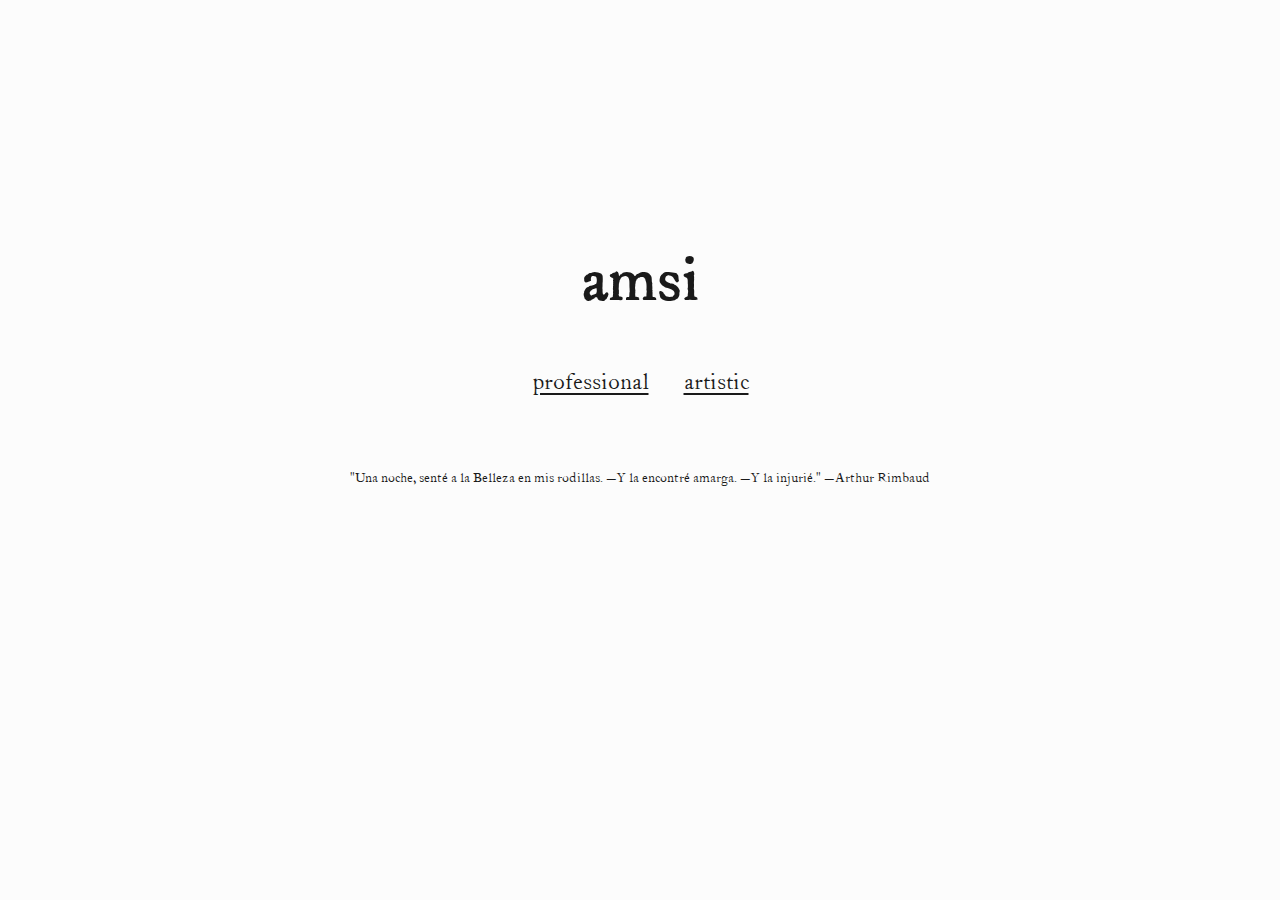
<file: index.html>
<!DOCTYPE html>
<html lang="en">

<head>
    <meta charset="UTF-8">
    <meta name="viewport" content="width=device-width, initial-scale=1.0">
    <title>amsi sánchez</title>
    <link rel="stylesheet" href="css/style.css">
</head>

<body>
    <div class="container center-content">
        <h1 class="hover-text" style="font-size: 4rem; margin-bottom: 2rem;">amsi</h1>

        <nav>
            <a href="professional/index.html" class="nav-link hover-text">professional</a>
            <a href="artistic/index.html" class="nav-link hover-text">artistic</a>
        </nav>

        <footer style="margin-top: 4rem; font-size: 0.9rem;">
            <p class="hover-text">"Una noche, senté a la Belleza en mis rodillas. —Y la encontré amarga. —Y la injurié."
            </p>
            <p class="hover-text">—Arthur Rimbaud</p>
        </footer>
    </div>

    <script src="js/main.js"></script>
</body>

</html>
</file>
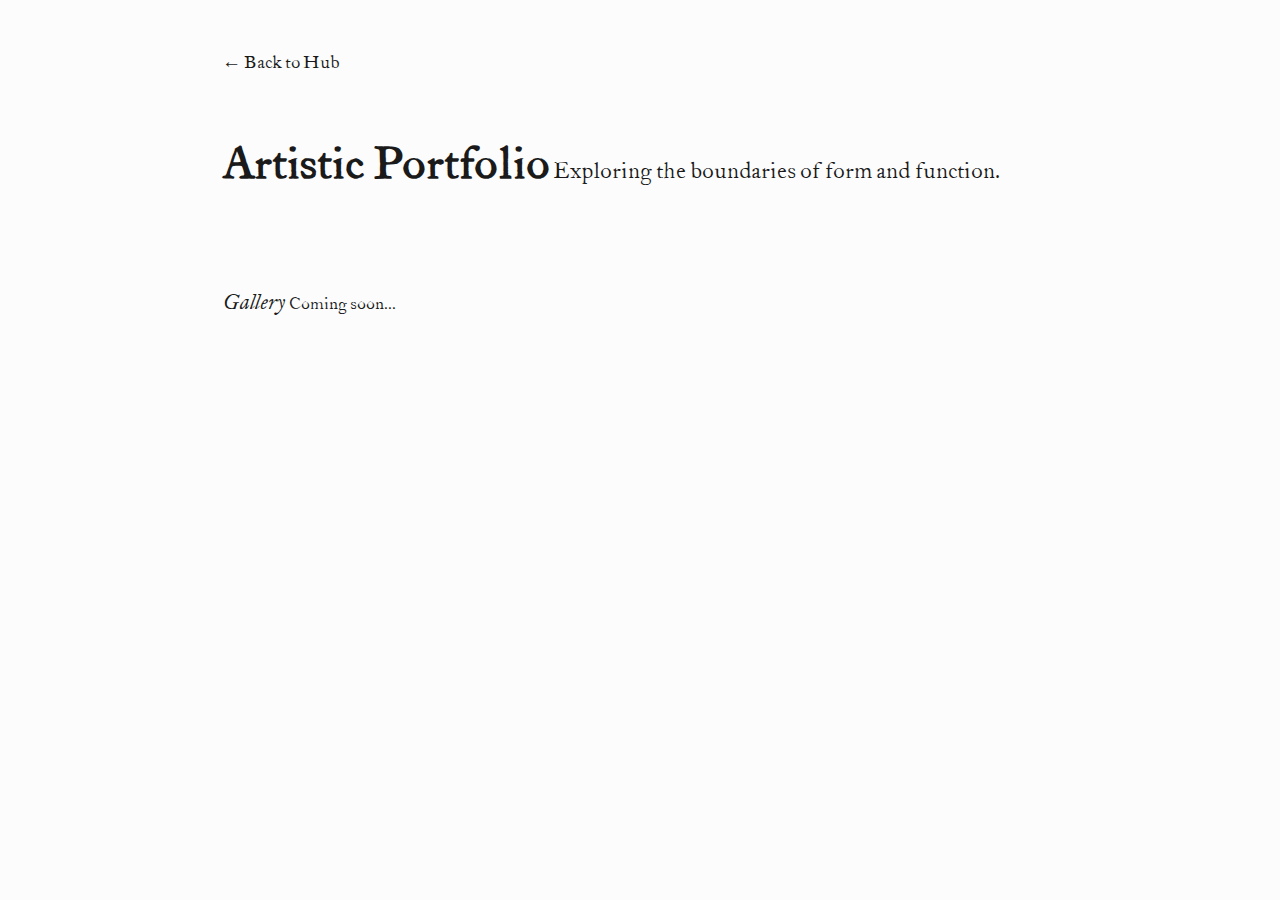
<file: artistic/index.html>
<!DOCTYPE html>
<html lang="en">

<head>
    <meta charset="UTF-8">
    <meta name="viewport" content="width=device-width, initial-scale=1.0">
    <title>AMSI | Artistic</title>
    <link rel="stylesheet" href="../css/style.css">
</head>

<body>
    <div class="container">
        <header style="margin-bottom: 3rem;">
            <a href="../index.html" class="hover-text" style="font-size: 1.2rem;">&larr; Back to Hub</a>
        </header>

        <main>
            <h1 class="hover-text" style="font-size: 3rem; margin-bottom: 1rem;">Artistic Portfolio</h1>
            <p class="hover-text" style="font-size: 1.5rem; max-width: 600px;">
                Exploring the boundaries of form and function.
            </p>

            <section style="margin-top: 4rem;">
                <h2 class="hover-text">Gallery</h2>
                <!-- Content to be added -->
                <p class="hover-text">Coming soon...</p>
            </section>
        </main>
    </div>

    <script src="../js/main.js"></script>
</body>

</html>
</file>
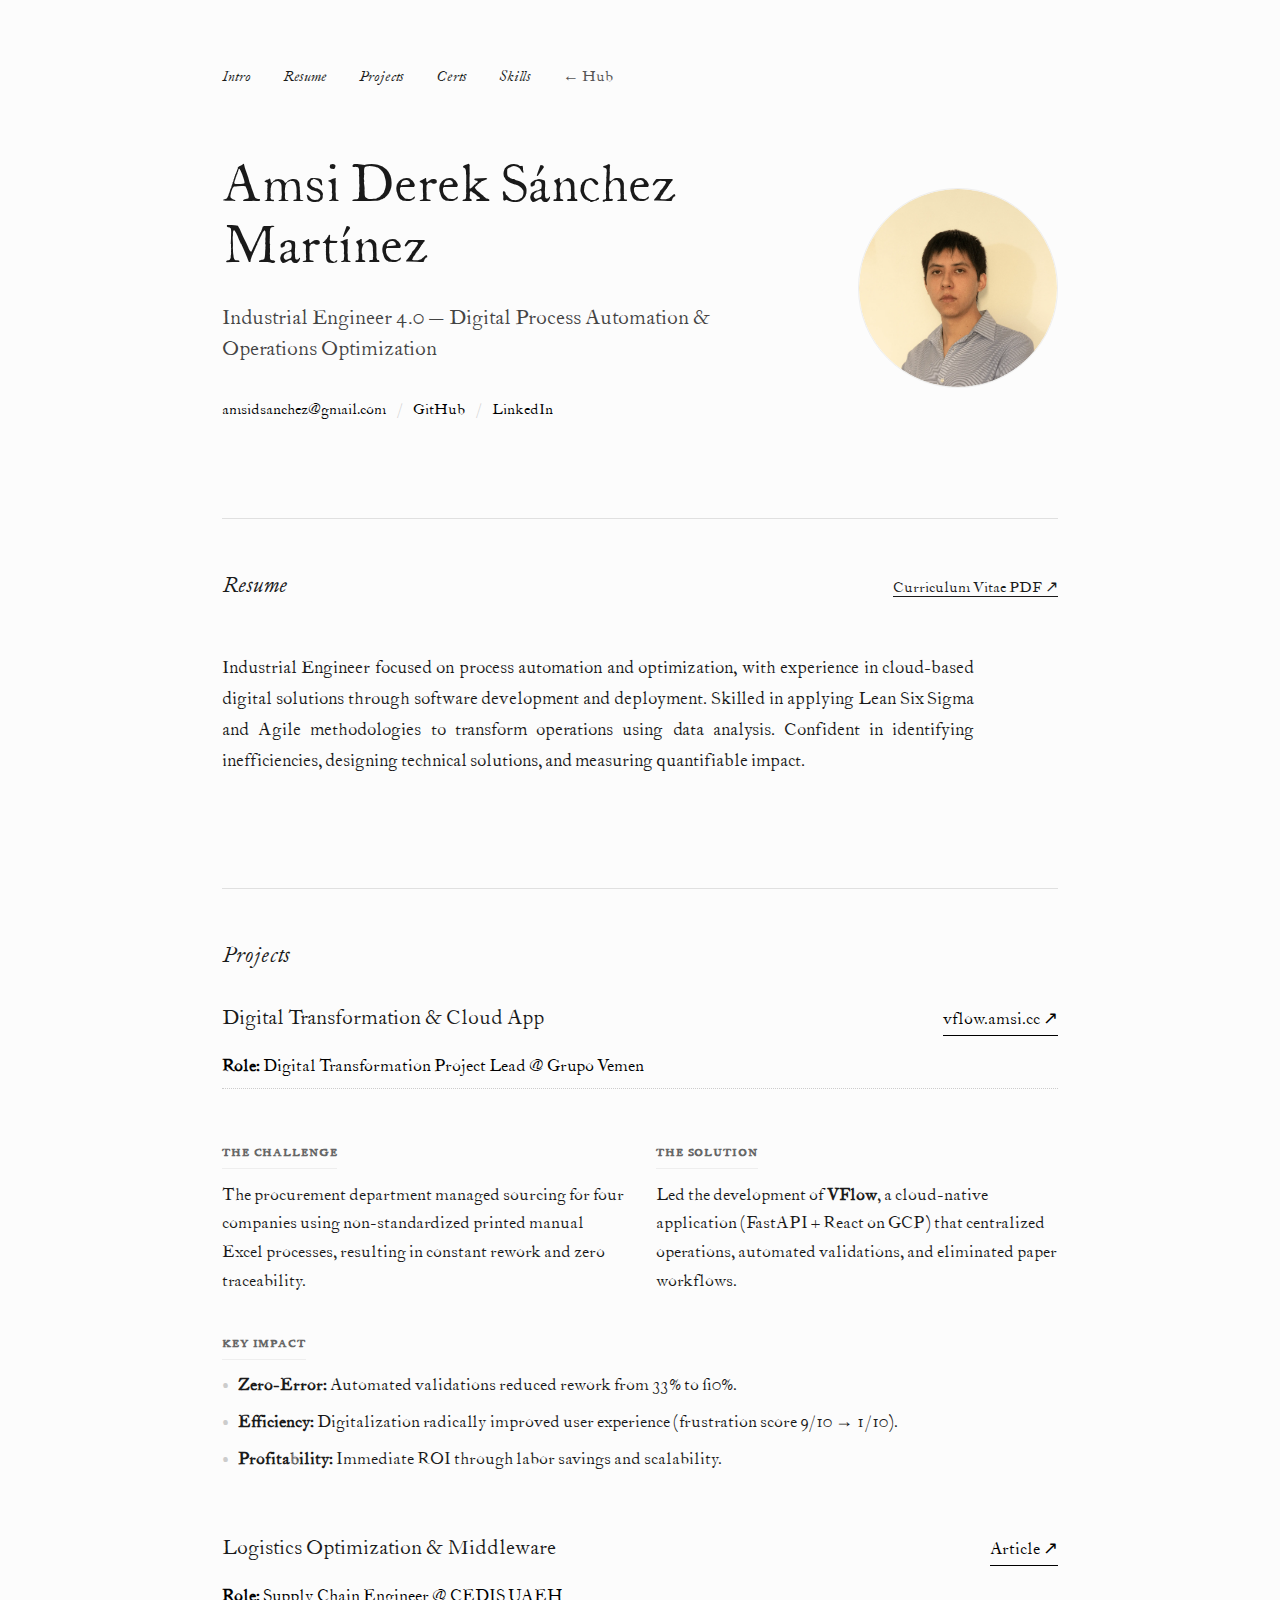
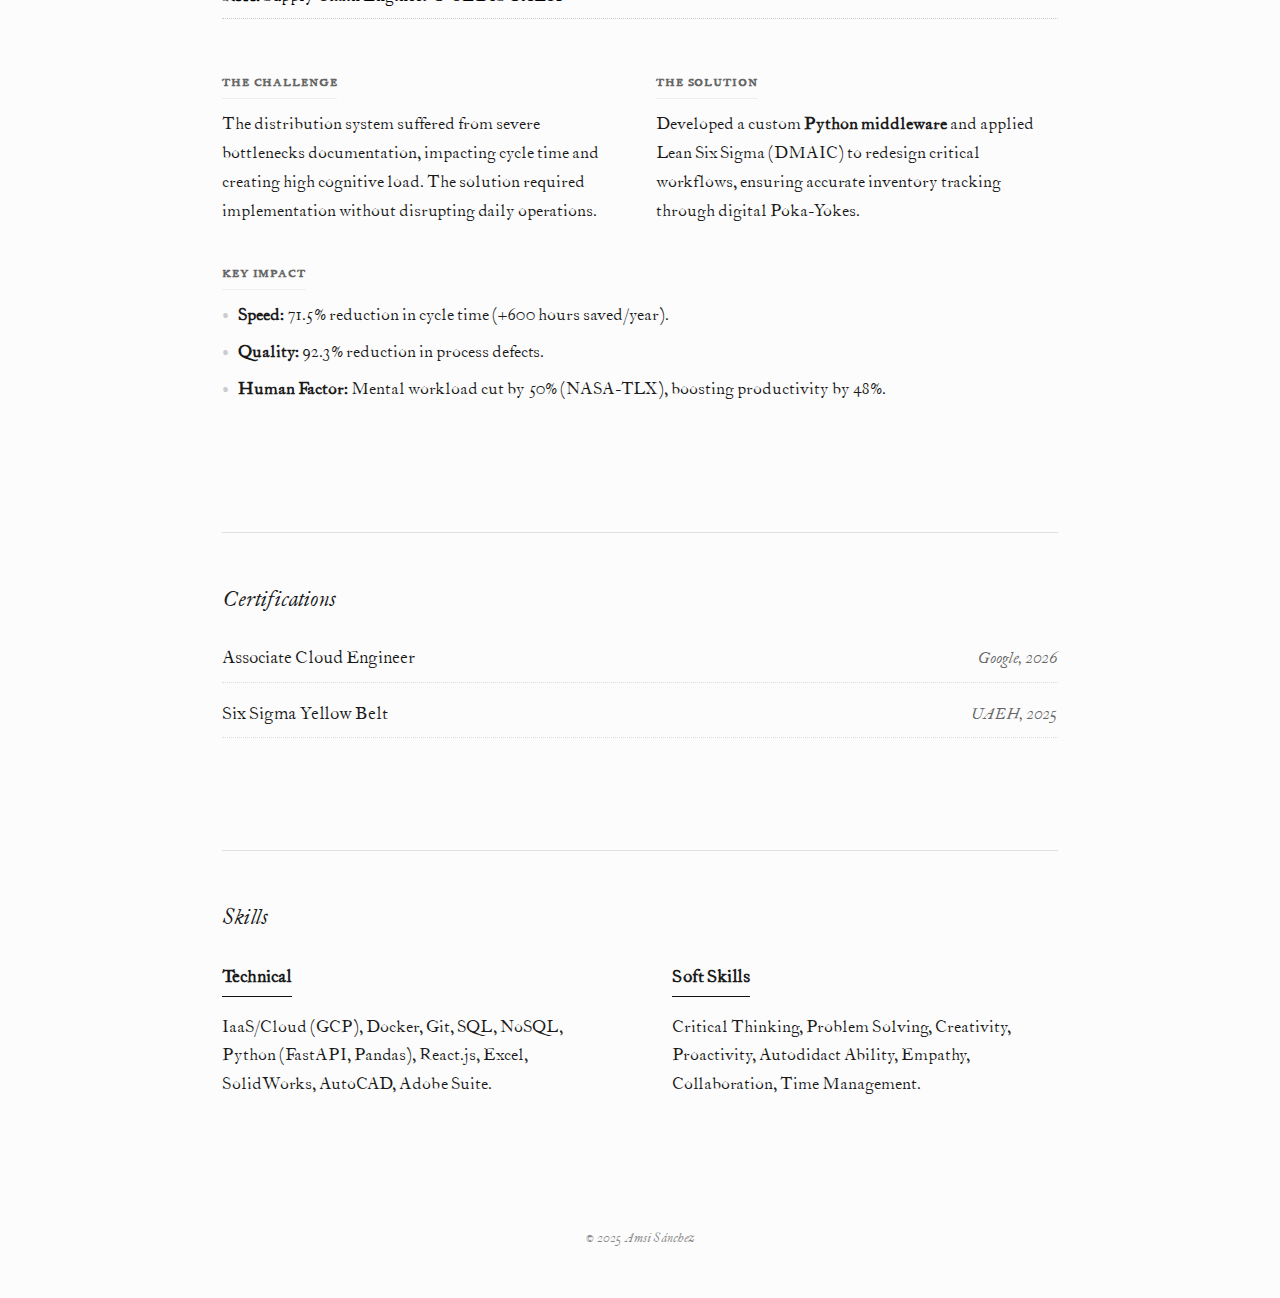
<file: professional/index.html>
<!DOCTYPE html>
<html lang="en">

<head>
    <meta charset="UTF-8">
    <meta name="viewport" content="width=device-width, initial-scale=1.0">
    <title>amsi professional</title>
    <link rel="stylesheet" href="../css/style.css">
</head>

<body>
    <div class="container">

        <!-- Minimal Nav -->
        <nav class="top-nav">
            <ul class="nav-list">
                <li><a href="#intro" class="hover-text">Intro</a></li>
                <li><a href="#resume" class="hover-text">Resume</a></li>
                <li><a href="#projects" class="hover-text">Projects</a></li>
                <li><a href="#certifications" class="hover-text">Certs</a></li>
                <li><a href="#skills" class="hover-text">Skills</a></li>
                <li><a href="../index.html" class="hover-text back-link">&larr; Hub</a></li>
            </ul>
        </nav>

        <section id="intro" class="intro-section">
            <div class="intro-content">
                <div class="intro-text">
                    <h1 class="main-title hover-text">Amsi Derek Sánchez Martínez</h1>
                    <p class="role-text">
                        Industrial Engineer 4.0 &mdash; Digital Process Automation & Operations Optimization
                    </p>
                    <div class="contact-links">
                        <a href="mailto:amsidsanchez@gmail.com" class="hover-text">amsidsanchez@gmail.com</a>
                        <span class="separator">/</span>
                        <a href="https://github.com/amsias" target="_blank" class="hover-text">GitHub</a>
                        <span class="separator">/</span>
                        <a href="https://linkedin.com/in/amsisanchez" target="_blank" class="hover-text">LinkedIn</a>
                    </div>
                </div>
                <img src="../assets/professional_headshot.webp" alt="Profile Photo" class="profile-img">
            </div>
        </section>

        <hr class="section-divider">

        <section id="resume" class="section-block">
            <header class="section-header">
                <h2 class="hover-text">Resume</h2>
                <a href="../cv_amsi_sanchez_website.pdf" target="_blank" class="action-link hover-text">Curriculum Vitae
                    PDF
                    &nearr;</a>
            </header>

            <div class="resume-summary">
                <p>
                    Industrial Engineer focused on process automation and optimization, with experience in cloud-based
                    digital solutions through software development and deployment. Skilled in applying Lean Six Sigma
                    and Agile methodologies to transform operations using data analysis. Confident in identifying
                    inefficiencies, designing technical solutions, and measuring quantifiable impact.
                </p>
            </div>

        </section>

        <hr class="section-divider">

        <section id="projects" class="section-block">
            <h2 class="hover-text section-title">Projects</h2>

            <div class="project-list">
                <article class="project-item">
                    <div class="project-header">
                        <h3 class="hover-text">Digital Transformation & Cloud App</h3>
                        <a href="https://vflow.amsi.cc" target="_blank" class="project-link hover-text">vflow.amsi.cc
                            &nearr;</a>
                    </div>

                    <div class="project-grid">
                        <div class="project-meta full-width">
                            <span class="meta-label">Role:</span> Digital Transformation Project Lead @ Grupo Vemen
                        </div>

                        <div class="project-block">
                            <h4 class="block-title">The Challenge</h4>
                            <p>
                                The procurement department managed sourcing for four companies using non-standardized
                                printed manual Excel processes, resulting in constant rework and zero traceability.
                            </p>
                        </div>

                        <div class="project-block">
                            <h4 class="block-title">The Solution</h4>
                            <p>
                                Led the development of <strong>VFlow</strong>, a cloud-native application (FastAPI +
                                React
                                on GCP) that centralized operations, automated validations, and eliminated paper
                                workflows.
                            </p>
                        </div>

                        <div class="project-block full-width">
                            <h4 class="block-title">Key Impact</h4>
                            <ul class="impact-list">
                                <li><strong>Zero-Error:</strong> Automated validations reduced rework from 33% to ~0%.
                                </li>
                                <li><strong>Efficiency:</strong> Digitalization radically improved user experience
                                    (frustration score 9/10 &rightarrow; 1/10).</li>
                                <li><strong>Profitability:</strong> Immediate ROI through labor savings and scalability.
                                </li>
                            </ul>
                        </div>
                    </div>
                </article>

                <article class="project-item">
                    <div class="project-header">
                        <h3 class="hover-text">Logistics Optimization & Middleware</h3>
                        <a href="https://revistaveritas.org/index.php/veritas/article/view/1008" target="_blank"
                            class="project-link hover-text">Article
                            &nearr;</a>
                    </div>

                    <div class="project-grid">
                        <div class="project-meta full-width">
                            <span class="meta-label">Role:</span> Supply Chain Engineer @ CEDIS UAEH
                        </div>

                        <div class="project-block">
                            <h4 class="block-title">The Challenge</h4>
                            <p>
                                The distribution system suffered from severe bottlenecks documentation, impacting cycle
                                time and creating high cognitive load. The solution required implementation without
                                disrupting daily operations.
                            </p>
                        </div>

                        <div class="project-block">
                            <h4 class="block-title">The Solution</h4>
                            <p>
                                Developed a custom <strong>Python middleware</strong> and applied Lean Six Sigma (DMAIC)
                                to redesign critical workflows, ensuring accurate inventory tracking through digital
                                Poka-Yokes.
                            </p>
                        </div>

                        <div class="project-block full-width">
                            <h4 class="block-title">Key Impact</h4>
                            <ul class="impact-list">
                                <li><strong>Speed:</strong> 71.5% reduction in cycle time (+600 hours saved/year).</li>
                                <li><strong>Quality:</strong> 92.3% reduction in process defects.</li>
                                <li><strong>Human Factor:</strong> Mental workload cut by 50% (NASA-TLX), boosting
                                    productivity by 48%.</li>
                            </ul>
                        </div>
                    </div>
                </article>

            </div>
        </section>

        <hr class="section-divider">

        <section id="certifications" class="section-block">
            <h2 class="hover-text section-title">Certifications</h2>
            <ul class="simple-list">
                <li class="list-item">
                    <span class="item-title hover-text">Associate Cloud Engineer</span>
                    <span class="item-meta hover-text">Google, 2026</span>
                </li>
                <li class="list-item">
                    <span class="item-title hover-text">Six Sigma Yellow Belt</span>
                    <span class="item-meta hover-text">UAEH, 2025</span>
                </li>
            </ul>
        </section>

        <hr class="section-divider">

        <section id="skills" class="section-block">
            <h2 class="hover-text section-title">Skills</h2>

            <div class="skills-grid">
                <div class="skill-category">
                    <h3 class="category-title hover-text">Technical</h3>
                    <p>IaaS/Cloud (GCP), Docker, Git, SQL, NoSQL, Python (FastAPI, Pandas), React.js,
                        Excel, SolidWorks, AutoCAD, Adobe Suite.</p>
                </div>
                <div class="skill-category">
                    <h3 class="category-title hover-text">Soft Skills</h3>
                    <p>Critical Thinking, Problem Solving, Creativity, Proactivity, Autodidact
                        Ability, Empathy, Collaboration, Time Management.</p>
                </div>
            </div>
        </section>

        <footer class="main-footer">
            <p>&copy; 2025 Amsi Sánchez</p>
        </footer>

    </div>
    <script src="../js/main.js"></script>
</body>

</html>
</file>
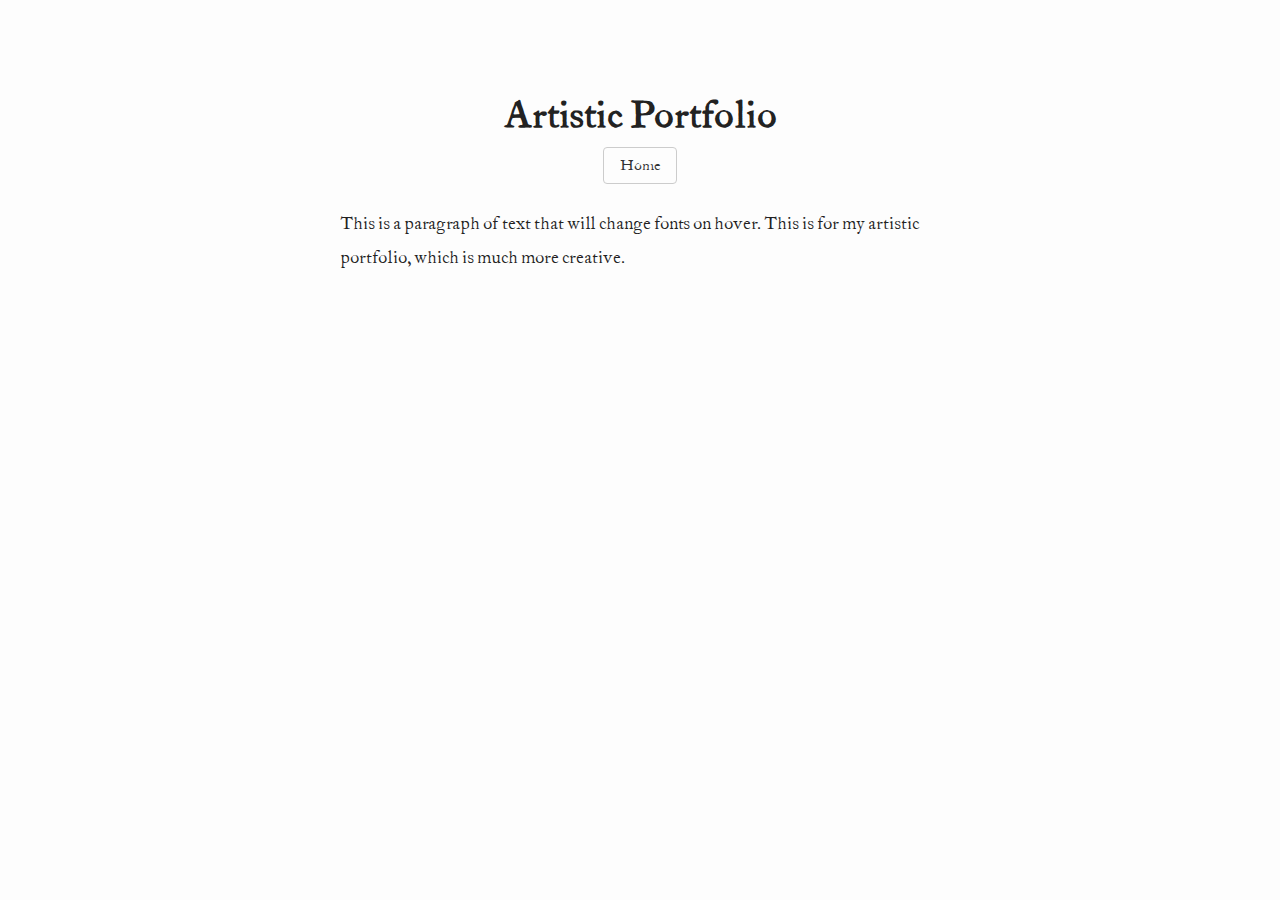
<file: artistic.html>
<!DOCTYPE html>
<html lang="en">
<head>
    <meta charset="UTF-8">
    <meta name="viewport" content="width=device-width, initial-scale=1.0">
    <title>Artistic Portfolio</title>
    <link rel="stylesheet" href="style.css">
</head>
<body>
    <div class="container">
        <header>
            <h1>Artistic Portfolio</h1>
            <nav>
                <a href="index.html">Home</a>
            </nav>
        </header>
        <main>
            <p class="font-switch">This is a paragraph of text that will change fonts on hover. This is for my artistic portfolio, which is much more creative.</p>
        </main>
    </div>
    <script src="script.js"></script>
</body>
</html>
</file>
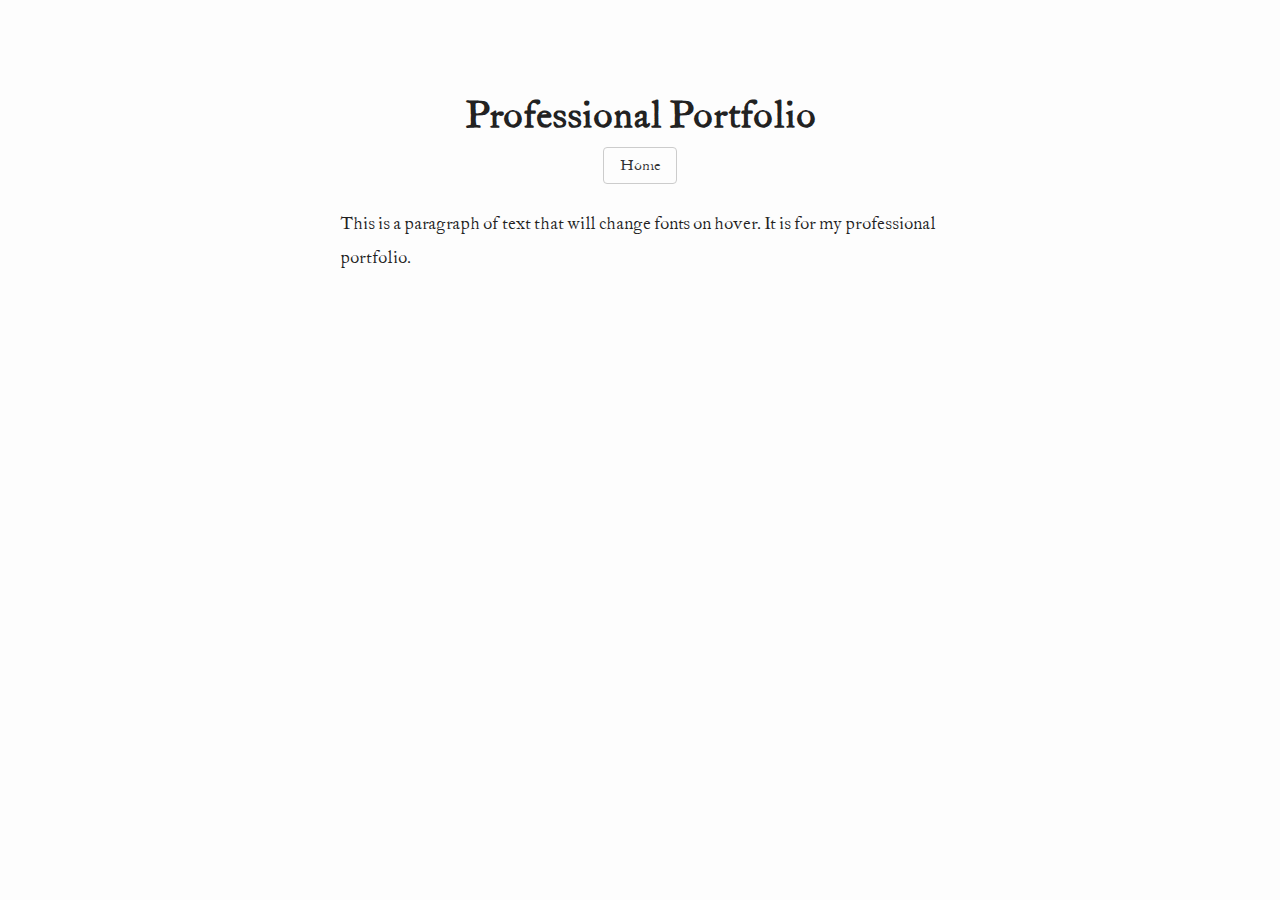
<file: professional.html>
<!DOCTYPE html>
<html lang="en">
<head>
    <meta charset="UTF-8">
    <meta name="viewport" content="width=device-width, initial-scale=1.0">
    <title>Professional Portfolio</title>
    <link rel="stylesheet" href="style.css">
</head>
<body>
    <div class="container">
        <header>
            <h1>Professional Portfolio</h1>
            <nav>
                <a href="index.html">Home</a>
            </nav>
        </header>
        <main>
            <p class="font-switch">This is a paragraph of text that will change fonts on hover. It is for my professional portfolio.</p>
        </main>
    </div>
    <script src="script.js"></script>
</body>
</html>
</file>
<file: css/style.css>
/* Fonts */
@font-face {
    font-family: 'FCaslon-Italic';
    src: url('../fonts/FCaslonTwelveITC-Italic.woff2') format('woff2');
    font-weight: normal;
    font-style: italic;
}

@font-face {
    font-family: 'FCaslon-Roman';
    src: url('../fonts/FCaslonTwelveITC-Roman.woff2') format('woff2');
    font-weight: normal;
    font-style: normal;
}

@font-face {
    font-family: 'FCaslon-SC';
    src: url('../fonts/FCaslonTwelveSCITCTTRoman.woff2') format('woff2');
    font-weight: normal;
    font-style: normal;
}

/* Reset & Base */
*,
*::before,
*::after {
    box-sizing: border-box;
    margin: 0;
    padding: 0;
}

html {
    scroll-behavior: smooth;
}

body {
    font-family: 'FCaslon-Roman', serif;
    background-color: #fcfcfc;
    /* Very subtle off-white paper feel */
    color: #1a1a1a;
    line-height: 1.6;
    font-size: 18px;
    -webkit-font-smoothing: antialiased;
    overflow-x: hidden;
}

a {
    text-decoration: none;
    color: inherit;
    cursor: pointer;
    transition: opacity 0.2s ease;
}

a:hover {
    opacity: 0.6;
}

/* Layout Utilities */
.container {
    max-width: 900px;
    margin: 0 auto;
    padding: 3rem 2rem;
    display: flex;
    flex-direction: column;
}

.center-content {
    align-items: center;
    text-align: center;
    justify-content: center;
    min-height: 80vh;
    /* Ensure hub stays centered vertically */
}

/* Navigation */
.top-nav {
    margin-bottom: 4rem;
    padding-top: 1rem;
    border-bottom: 1px solid transparent;
}

.nav-link {
    font-size: 1.5rem;
    margin: 0 1rem;
    text-decoration: underline;
    text-underline-offset: 4px;
}

.nav-list {
    display: flex;
    justify-content: flex-start;
    gap: 2rem;
    list-style: none;
    flex-wrap: wrap;
    font-size: 1rem;
    font-family: 'FCaslon-Italic', serif;
}

.back-link {
    margin-left: auto;
    /* Push to right */
    color: #555;
    font-style: normal;
    font-family: 'FCaslon-Roman', serif;
}

/* Hover Effect Hook */
.hover-text {
    transition: font-family 0.1s ease;
    display: inline-block;
}

/* Sections Global */
.section-block {
    margin-bottom: 4rem;
}

.section-divider {
    border: none;
    border-top: 1px solid #e0e0e0;
    margin: 3rem 0;
    width: 100%;
}

.section-header {
    display: flex;
    justify-content: space-between;
    align-items: baseline;
    margin-bottom: 1.5rem;
}

.section-title,
h2 {
    font-size: 1.5rem;
    font-weight: normal;
    font-family: 'FCaslon-Italic', serif;
    margin-bottom: 1.5rem;
}

/* Intro Section */
.intro-section {
    margin-bottom: 3rem;
}

.intro-content {
    display: flex;
    justify-content: space-between;
    align-items: center;
    gap: 2rem;
}

.intro-text {
    flex: 1;
}

.main-title {
    font-size: 3.5rem;
    line-height: 1.1;
    margin-bottom: 1.5rem;
    font-weight: normal;
    letter-spacing: -0.5px;
}

.role-text {
    font-size: 1.4rem;
    color: #444;
    margin-bottom: 2rem;
    max-width: 90%;
    line-height: 1.4;
}

.contact-links {
    font-size: 1rem;
    color: #000;
}

.separator {
    color: #ccc;
    margin: 0 0.5rem;
}

.profile-img {
    width: 200px;
    height: 200px;
    border-radius: 50%;
    object-fit: cover;
    border: 1px solid #eee;
    flex-shrink: 0;
}


/* Resume */
.resume-summary {
    font-size: 1.2rem;
    line-height: 1.6;
    max-width: 90%;
    text-align: justify;
}

.action-link {
    font-size: 1rem;
    text-decoration: underline;
    text-underline-offset: 4px;
}

/* Projects */
.project-list {
    display: flex;
    flex-direction: column;
    gap: 2.5rem;
}

.project-item {
    padding-bottom: 1rem;
    /* Optional: border-bottom: 1px dashed #eee; */
}

.project-header {
    display: flex;
    justify-content: space-between;
    align-items: baseline;
    margin-bottom: 0.5rem;
}

.project-header h3 {
    font-size: 1.4rem;
    font-weight: normal;
}

.project-link {
    font-size: 1.1rem;
    color: #000;
    font-family: 'FCaslon-Roman', serif;
    border-bottom: 1px solid #000;
    padding-bottom: 2px;
    transition: all 0.2s ease;
}

.project-link:hover {
    background-color: #000;
    color: #fff;
    text-decoration: none;
}

.project-desc {
    font-size: 1.1rem;
    color: #444;
    max-width: 85%;
}

/* Certs & Skills Lists */
.simple-list {
    list-style: none;
    display: grid;
    grid-template-columns: 1fr;
    gap: 1rem;
}

.list-item {
    display: flex;
    justify-content: space-between;
    border-bottom: 1px dotted #ddd;
    padding-bottom: 0.5rem;
    align-items: baseline;
}

.item-title {
    font-size: 1.2rem;
}

.item-meta {
    font-family: 'FCaslon-Italic', serif;
    color: #666;
}

/* Skills Grid */
.skills-grid {
    display: grid;
    grid-template-columns: 1fr 1fr;
    gap: 4rem;
}

.category-title {
    font-size: 1.2rem;
    margin-bottom: 1rem;
    border-bottom: 1px solid #111;
    padding-bottom: 0.2rem;
    display: inline-block;
}

/* Footer */
.main-footer {
    text-align: center;
    margin-top: 4rem;
    font-size: 0.9rem;
    color: #888;
    font-family: 'FCaslon-Italic', serif;
}

/* Responsive */
@media (max-width: 768px) {
    .main-title {
        font-size: 2.5rem;
    }

    .role-text {
        font-size: 1.2rem;
        max-width: 100%;
    }

    .skills-grid {
        grid-template-columns: 1fr;
        gap: 2rem;
    }

    .nav-list {
        gap: 1rem;
    }

    .back-link {
        margin-left: 0;
        width: 100%;
        margin-top: 0.5rem;
    }

    .intro-content {
        flex-direction: column-reverse;
        /* Put image on top or bottom? usually top on mobile, but let's see. If reverse, image is on top. original order: text, img. column-reverse: img, text. */
        text-align: center;
        gap: 2rem;
    }

    .intro-text {
        align-items: center;
        display: flex;
        flex-direction: column;
    }

    .role-text {
        max-width: 100%;
    }

    .profile-img {
        width: 180px;
        height: 180px;
    }
}

/* Project Grid Layout */
.project-grid {
    display: grid;
    grid-template-columns: 1fr 1fr;
    gap: 2rem;
    margin-top: 1rem;
}

.project-block {
    display: flex;
    flex-direction: column;
    gap: 0.5rem;
}

.full-width {
    grid-column: 1 / -1;
}

.project-meta {
    font-size: 1.1rem;
    color: #000;
    padding-bottom: 0.5rem;
    border-bottom: 1px dotted #ccc;
    margin-bottom: 1rem;
}

.meta-label {
    font-weight: bold;
    font-family: 'FCaslon-Roman', serif;
}

.block-title {
    font-family: 'FCaslon-SC', serif;
    font-size: 1.1rem;
    color: #666;
    letter-spacing: 0.05em;
    margin-bottom: 0.2rem;
    text-transform: lowercase;
    border-bottom: 1px solid #eee;
    padding-bottom: 0.2rem;
    width: fit-content;
}

.impact-list {
    list-style: none;
    padding: 0;
    display: grid;
    grid-template-columns: 1fr;
    gap: 0.5rem;
}

.impact-list li {
    padding-left: 1rem;
    position: relative;
}

.impact-list li::before {
    content: "•";
    position: absolute;
    left: 0;
    color: #ccc;
}

/* Responsive for Grid */
@media (max-width: 768px) {
    .project-grid {
        grid-template-columns: 1fr;
        gap: 1.5rem;
    }
}
</file>
<file: style.css>
@font-face {
    font-family: 'FCaslonTwelveITC-Italic';
    src: url('fonts/FCaslonTwelveITC-Italic.woff2') format('woff2');
}

@font-face {
    font-family: 'FCaslonTwelveITC-Roman';
    src: url('fonts/FCaslonTwelveITC-Roman.woff2') format('woff2');
}

@font-face {
    font-family: 'FCaslonTwelveSCITCTTRoman';
    src: url('fonts/FCaslonTwelveSCITCTTRoman.woff2') format('woff2');
}

body {
    font-family: 'FCaslonTwelveITC-Roman', serif;
    margin: 0;
    padding: 2rem;
    background-color: #fdfdfd;
    color: #222;
    text-align: center;
}

.container {
    max-width: 800px;
    margin: 0 auto;
    padding: 2rem;
}

header h1 {
    font-family: 'FCaslonTwelveITC-Roman', serif;
    font-size: 2.5rem;
    margin-bottom: 1rem;
}

nav a {
    font-family: 'FCaslonTwelveITC-Roman', serif;
    text-decoration: none;
    color: #333;
    margin: 0 1rem;
    padding: 0.5rem 1rem;
    border: 1px solid #ccc;
    border-radius: 4px;
    transition: all 0.3s ease;
}

nav a:hover {
    background-color: #333;
    color: #fdfdfd;
}

main {
    margin-top: 2rem;
}

.font-switch {
    font-size: 1.2rem;
    line-height: 1.8;
    text-align: left;
    max-width: 600px;
    margin: 2rem auto;
}

.font-switch span {
    transition: font-family 0.2s ease-in-out;
}
</file>
